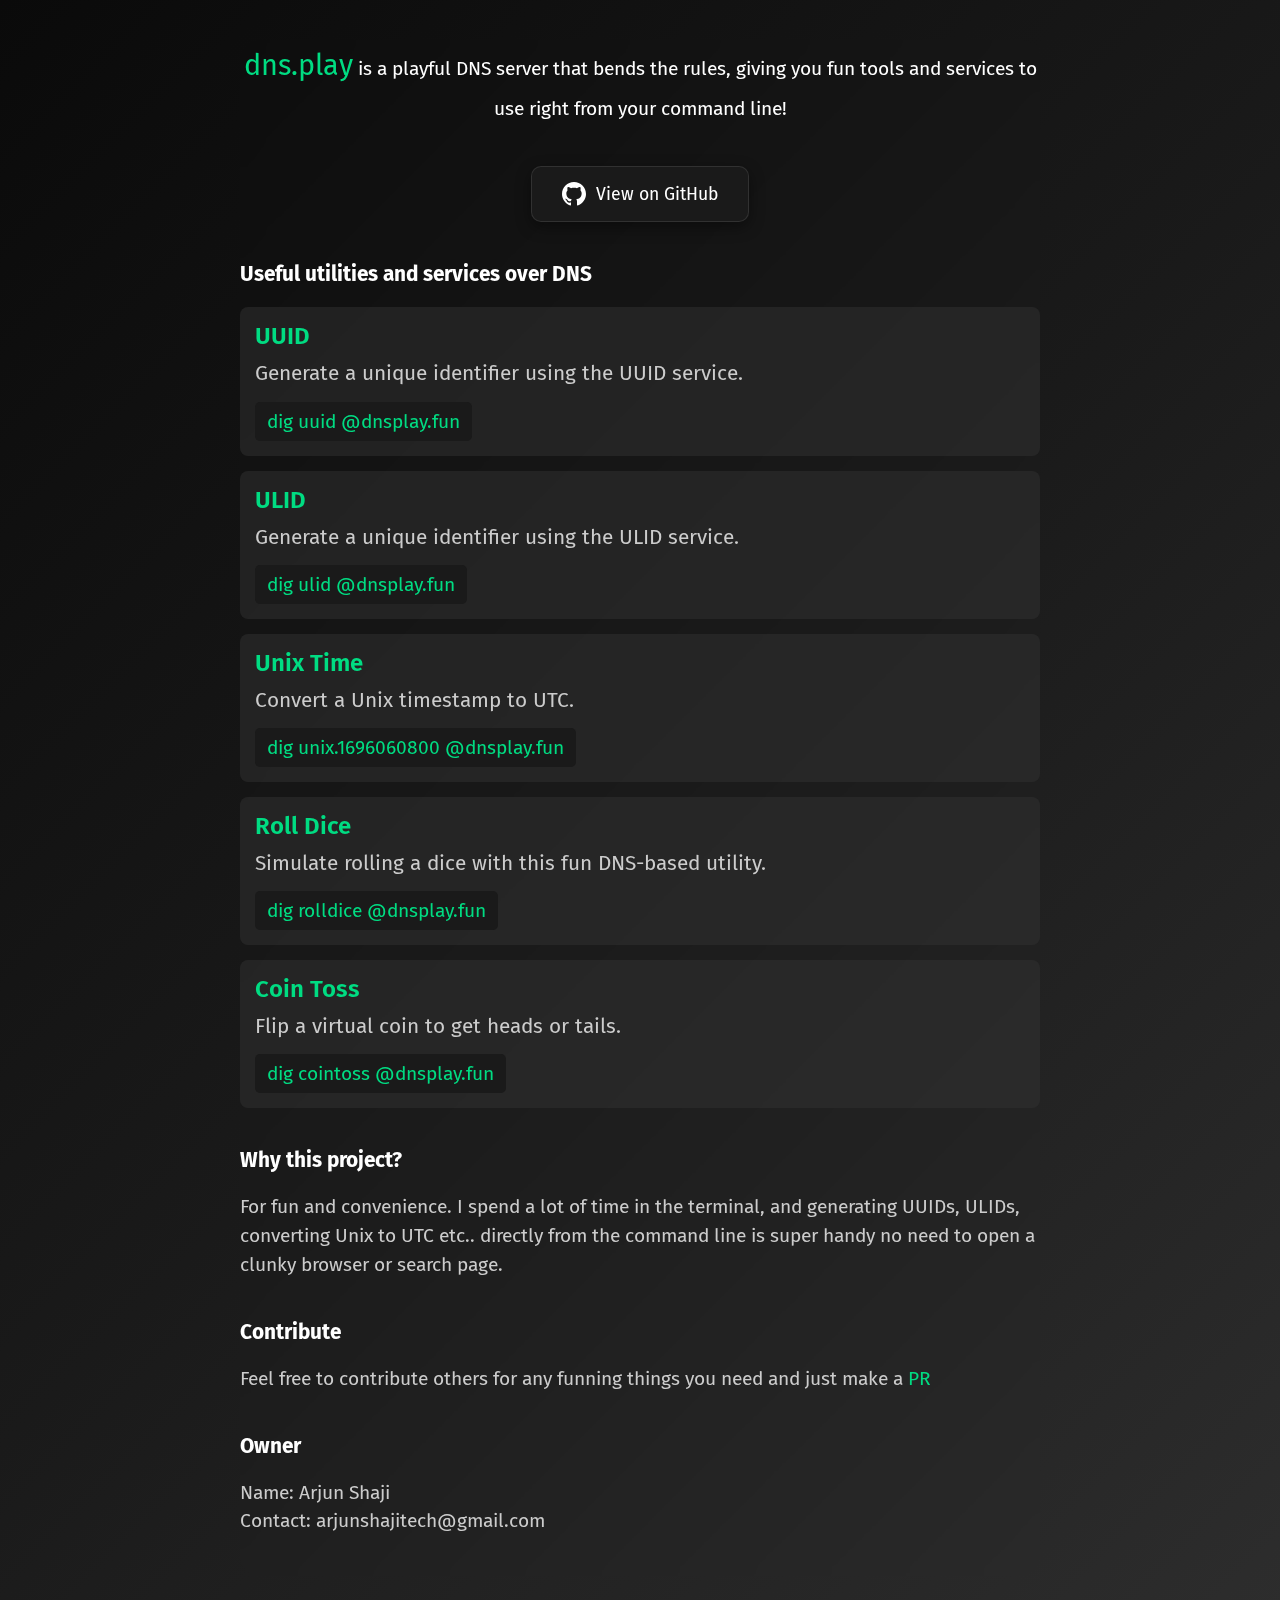
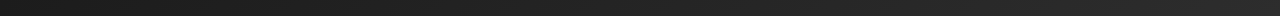
<file: website/index.html>
<!DOCTYPE html>
<html lang="en">

<head>
    <meta charset="UTF-8">
    <meta name="viewport" content="width=device-width, initial-scale=1.0">
    <title>dns.play</title>
    <link rel="preconnect" href="https://fonts.googleapis.com">
    <link rel="preconnect" href="https://fonts.gstatic.com" crossorigin>
    <link
        href="https://fonts.googleapis.com/css2?family=Fira+Sans:ital,wght@0,100;0,200;0,300;0,400;0,500;0,600;0,700;0,800;0,900;1,100;1,200;1,300;1,400;1,500;1,600;1,700;1,800;1,900&display=swap"
        rel="stylesheet">
    <link rel="stylesheet" href="style.css">
</head>

<body>
    <div class="container">
        <p class="description">
            <span class="name">dns.play</span> is a playful DNS server that bends the rules, giving you fun tools and services to use right from your command line!
        </p>
        <div class="github-link">
            <a href="https://github.com/arjunshajitech/dns.play" target="_blank">
                <svg class="github-icon" viewBox="0 0 24 24" xmlns="http://www.w3.org/2000/svg">
                    <path
                        d="M12 0c-6.626 0-12 5.373-12 12 0 5.302 3.438 9.8 8.207 11.387.599.111.793-.261.793-.577v-2.234c-3.338.726-4.033-1.416-4.033-1.416-.546-1.387-1.333-1.756-1.333-1.756-1.089-.745.083-.729.083-.729 1.205.084 1.839 1.237 1.839 1.237 1.07 1.834 2.807 1.304 3.492.997.107-.775.418-1.305.762-1.604-2.665-.305-5.467-1.334-5.467-5.931 0-1.311.469-2.381 1.236-3.221-.124-.303-.535-1.524.117-3.176 0 0 1.008-.322 3.301 1.23.957-.266 1.983-.399 3.003-.404 1.02.005 2.047.138 3.006.404 2.291-1.552 3.297-1.23 3.297-1.23.653 1.653.242 2.874.118 3.176.77.84 1.235 1.911 1.235 3.221 0 4.609-2.807 5.624-5.479 5.921.43.372.823 1.102.823 2.222v3.293c0 .319.192.694.801.576 4.765-1.589 8.199-6.086 8.199-11.386 0-6.627-5.373-12-12-12z" />
                </svg>
                View on GitHub
            </a>
        </div>
        <div class="commands-section">
            <h2>Useful utilities and services over DNS</h2>
            <div id="commands-container"></div>
        </div>
        <div class="why-section">
            <h2>Why this project?</h2>
            <p>For fun and convenience. I spend a lot of time in the terminal, and generating UUIDs, ULIDs, converting Unix to UTC etc..
                directly from the command line is super handy no need to open a clunky browser or search page.</p>
        </div>
        <div class="contribute-section">
            <h2>Contribute</h2>
            <p>Feel free to contribute others for any funning things you need and just make a <a
                    href="https://github.com/arjunshajitech/dns.play/pulls" target="_blank">PR</a></p>
        </div>
        <div class="contribute-section">
            <h2>Owner</h2>
            <p>Name: Arjun Shaji</p>
            <p>Contact: arjunshajitech@gmail.com</p>
        </div>
    </div>
    <script src="script.js"></script>
</body>

</html>
</file>
<file: website/style.css>
* {
        margin: 0;
        padding: 0;
        box-sizing: border-box;
    }

    body {
        font-family: "Fira Sans", sans-serif;
        font-optical-sizing: auto;
        font-style: normal;
        background: linear-gradient(135deg, #0a0a0a 0%, #1a1a1a 50%, #2d2d2d 100%);
        min-height: 100vh;
        display: flex;
        flex-direction: column;
        align-items: center;
        padding: 40px 20px;
        color: #ffffff;
    }

    .container {
        max-width: 800px;
        width: 100%;
        backdrop-filter: blur(10px);
        border-radius: 20px;
    }

    .logo-section {
        text-align: center;
        margin-bottom: 40px;
    }

    .name {
        font-size: 1.8rem;
        color: #00dc82;
    }

    .logo-section img {
        max-width: 400px;
        height: auto;
        border-radius: 15px;
        box-shadow: 0 10px 30px rgba(0, 0, 0, 0.5);
        transition: transform 0.3s ease;
    }

    .logo-section img:hover {
        transform: scale(1.05);
    }

    .description {
        text-align: center;
        font-size: 1.2rem;
        line-height: 1.8;
        margin-bottom: 40px;
        color: #ffffff;
    }

    .github-link {
        text-align: center;
        margin-bottom: 40px;
    }

    .github-link a {
        display: inline-flex;
        align-items: center;
        gap: 10px;
        padding: 15px 30px;
        background: #1a1a1a;
        color: white;
        text-decoration: none;
        border-radius: 10px;
        font-size: 1.1rem;
        transition: all 0.3s ease;
        box-shadow: 0 5px 15px rgba(0, 0, 0, 0.4);
        border: 1px solid rgba(255, 255, 255, 0.1);
    }

    .github-link a:hover {
        border: 1px solid #00dc82;
    }

    .github-icon {
        width: 24px;
        height: 24px;
        fill: white;
    }

    .commands-section {
        border-radius: 15px;
        margin-bottom: 40px;
    }

    .commands-section h2 {
        color: #ffffff;
        margin-bottom: 20px;
        font-size: 1.3rem;
    }

    .command {
        background: rgba(50, 50, 50, 0.5);
        padding: 15px;
        margin: 15px 0;
        border-radius: 8px;
        transition: all 0.2s ease;
    }

    .command:hover {
        border: 1px solid #00dc82;
    }

    .command-name {
        font-size: 1.5rem;
        font-weight: 600;
        color: #00dc82;
        margin-bottom: 8px;
    }

    .command-desc {
        font-size: 1.3rem;
        color: #cccccc;
        margin-bottom: 12px;
        line-height: 1.5;
    }

    .command-code {
        font-size: 1.2rem;
        color: #00dc82;
        background: #1a1a1a;
        padding: 8px 12px;
        border-radius: 5px;
        cursor: pointer;
        display: inline-block;
        position: relative;
    }

    .command-code:hover {
        background: rgba(0, 220, 130, 0.1);
    }

    .command-code:hover::after {
        content: 'Click to copy';
        position: absolute;
        bottom: 100%;
        left: 50%;
        transform: translateX(-50%);
        background: rgba(0, 0, 0, 0.8);
        color: #ffffff;
        padding: 5px 10px;
        border-radius: 5px;
        font-size: 0.9rem;
        white-space: nowrap;
        z-index: 10;
    }

    .why-section,
    .contribute-section {
        border-radius: 15px;
        margin-bottom: 40px;
    }

    .why-section h2,
    .contribute-section h2 {
        color: #ffffff;
        margin-bottom: 20px;
        font-size: 1.3rem;
    }

    .why-section p,
    .contribute-section p {
        font-size: 1.2rem;
        color: #cccccc;
        line-height: 1.5;
    }

    .contribute-section a {
        color: #00dc82;
        text-decoration: none;
    }

    .contribute-section a:hover {
        text-decoration: underline;
    }

    .footer {
        text-align: center;
        margin-top: 40px;
        padding-top: 30px;
        border-top: 1px solid rgba(255, 255, 255, 0.1);
    }

    .footer .author {
        font-size: 1.1rem;
        color: #ffffff;
        margin-bottom: 15px;
    }

    .footer .tagline {
        font-size: 0.95rem;
        color: #cccccc;
        font-style: italic;
    }

    @media (max-width: 768px) {
        .container {
            padding: 30px 20px;
        }

        .description {
            font-size: 1rem;
        }

        .command-name {
            font-size: 1rem;
        }

        .command-desc {
            font-size: 0.85rem;
        }

        .command-code {
            font-size: 0.85rem;
        }

        .command-code:hover::after {
            font-size: 0.8rem;
            padding: 4px 8px;
        }

        .why-section p,
        .contribute-section p {
            font-size: 1rem;
        }
    }
</file>
